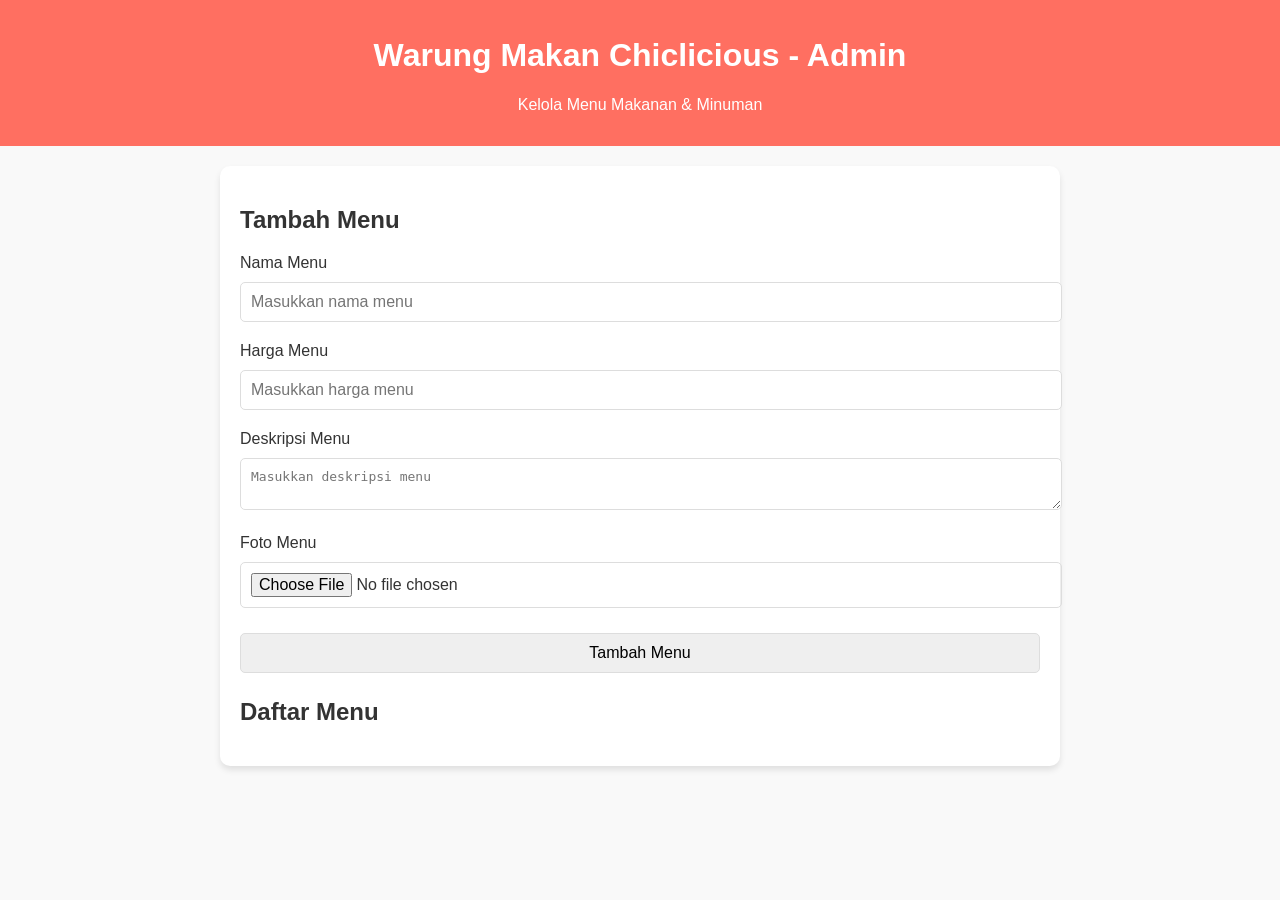
<file: index.html>
<!DOCTYPE html>
<html lang="en">
<head>
    <meta charset="UTF-8">
    <meta name="viewport" content="width=device-width, initial-scale=1.0">
    <title>Warung Makan Chiclicious - Admin</title>
    <style>
        body {
            font-family: Arial, sans-serif;
            margin: 0;
            padding: 0;
            background: #f9f9f9;
            color: #333;
        }
        header {
            background-color: #ff6f61;
            color: white;
            padding: 1em;
            text-align: center;
        }
        .container {
            margin: 20px auto;
            max-width: 800px;
            background: white;
            padding: 20px;
            border-radius: 10px;
            box-shadow: 0 4px 6px rgba(0, 0, 0, 0.1);
        }
        .form-group {
            margin-bottom: 15px;
        }
        .form-group label {
            display: block;
            margin-bottom: 5px;
        }
        .form-group input, .form-group textarea, .form-group button {
            width: 100%;
            padding: 10px;
            margin: 5px 0;
            border: 1px solid #ddd;
            border-radius: 5px;
            font-size: 1em;
        }
        .menu-item {
            border: 1px solid #ddd;
            border-radius: 5px;
            padding: 15px;
            margin: 10px 0;
            display: flex;
            align-items: center;
        }
        .menu-item img {
            width: 80px;
            height: 80px;
            object-fit: cover;
            border-radius: 5px;
            margin-right: 15px;
        }
        .menu-item .content {
            flex: 1;
        }
        .menu-item button {
            background-color: #ff6f61;
            color: white;
            border: none;
            padding: 10px;
            border-radius: 5px;
            cursor: pointer;
        }
        .menu-item button:hover {
            background-color: #ff8b80;
        }
    </style>
</head>
<body>
    <header>
        <h1>Warung Makan Chiclicious - Admin</h1>
        <p>Kelola Menu Makanan & Minuman</p>
    </header>

    <div class="container">
        <h2>Tambah Menu</h2>
        <form id="menuForm">
            <div class="form-group">
                <label for="menuName">Nama Menu</label>
                <input type="text" id="menuName" placeholder="Masukkan nama menu" required>
            </div>
            <div class="form-group">
                <label for="menuPrice">Harga Menu</label>
                <input type="number" id="menuPrice" placeholder="Masukkan harga menu" required>
            </div>
            <div class="form-group">
                <label for="menuDescription">Deskripsi Menu</label>
                <textarea id="menuDescription" placeholder="Masukkan deskripsi menu" required></textarea>
            </div>
            <div class="form-group">
                <label for="menuImage">Foto Menu</label>
                <input type="file" id="menuImage" accept="image/*" required>
            </div>
            <div class="form-group">
                <button type="submit">Tambah Menu</button>
            </div>
        </form>

        <h2>Daftar Menu</h2>
        <div id="menuList"></div>
    </div>

    <script>
        const menuForm = document.getElementById('menuForm');
        const menuList = document.getElementById('menuList');

        menuForm.addEventListener('submit', function (event) {
            event.preventDefault();

            // Ambil data dari form
            const name = document.getElementById('menuName').value;
            const price = document.getElementById('menuPrice').value;
            const description = document.getElementById('menuDescription').value;
            const imageInput = document.getElementById('menuImage');

            if (imageInput.files.length === 0) {
                alert('Silakan unggah foto menu.');
                return;
            }

            const imageFile = imageInput.files[0];
            const imageURL = URL.createObjectURL(imageFile);

            // Buat elemen menu baru
            const menuItem = document.createElement('div');
            menuItem.className = 'menu-item';

            menuItem.innerHTML = `
                <img src="${imageURL}" alt="${name}">
                <div class="content">
                    <h3>${name}</h3>
                    <p>Harga: Rp${price}</p>
                    <p>${description}</p>
                </div>
                <button onclick="this.parentElement.remove()">Hapus</button>
            `;

            // Tambahkan menu baru ke daftar menu
            menuList.appendChild(menuItem);

            // Reset form
            menuForm.reset();
        });
    </script>
</body>
</html>
</file>
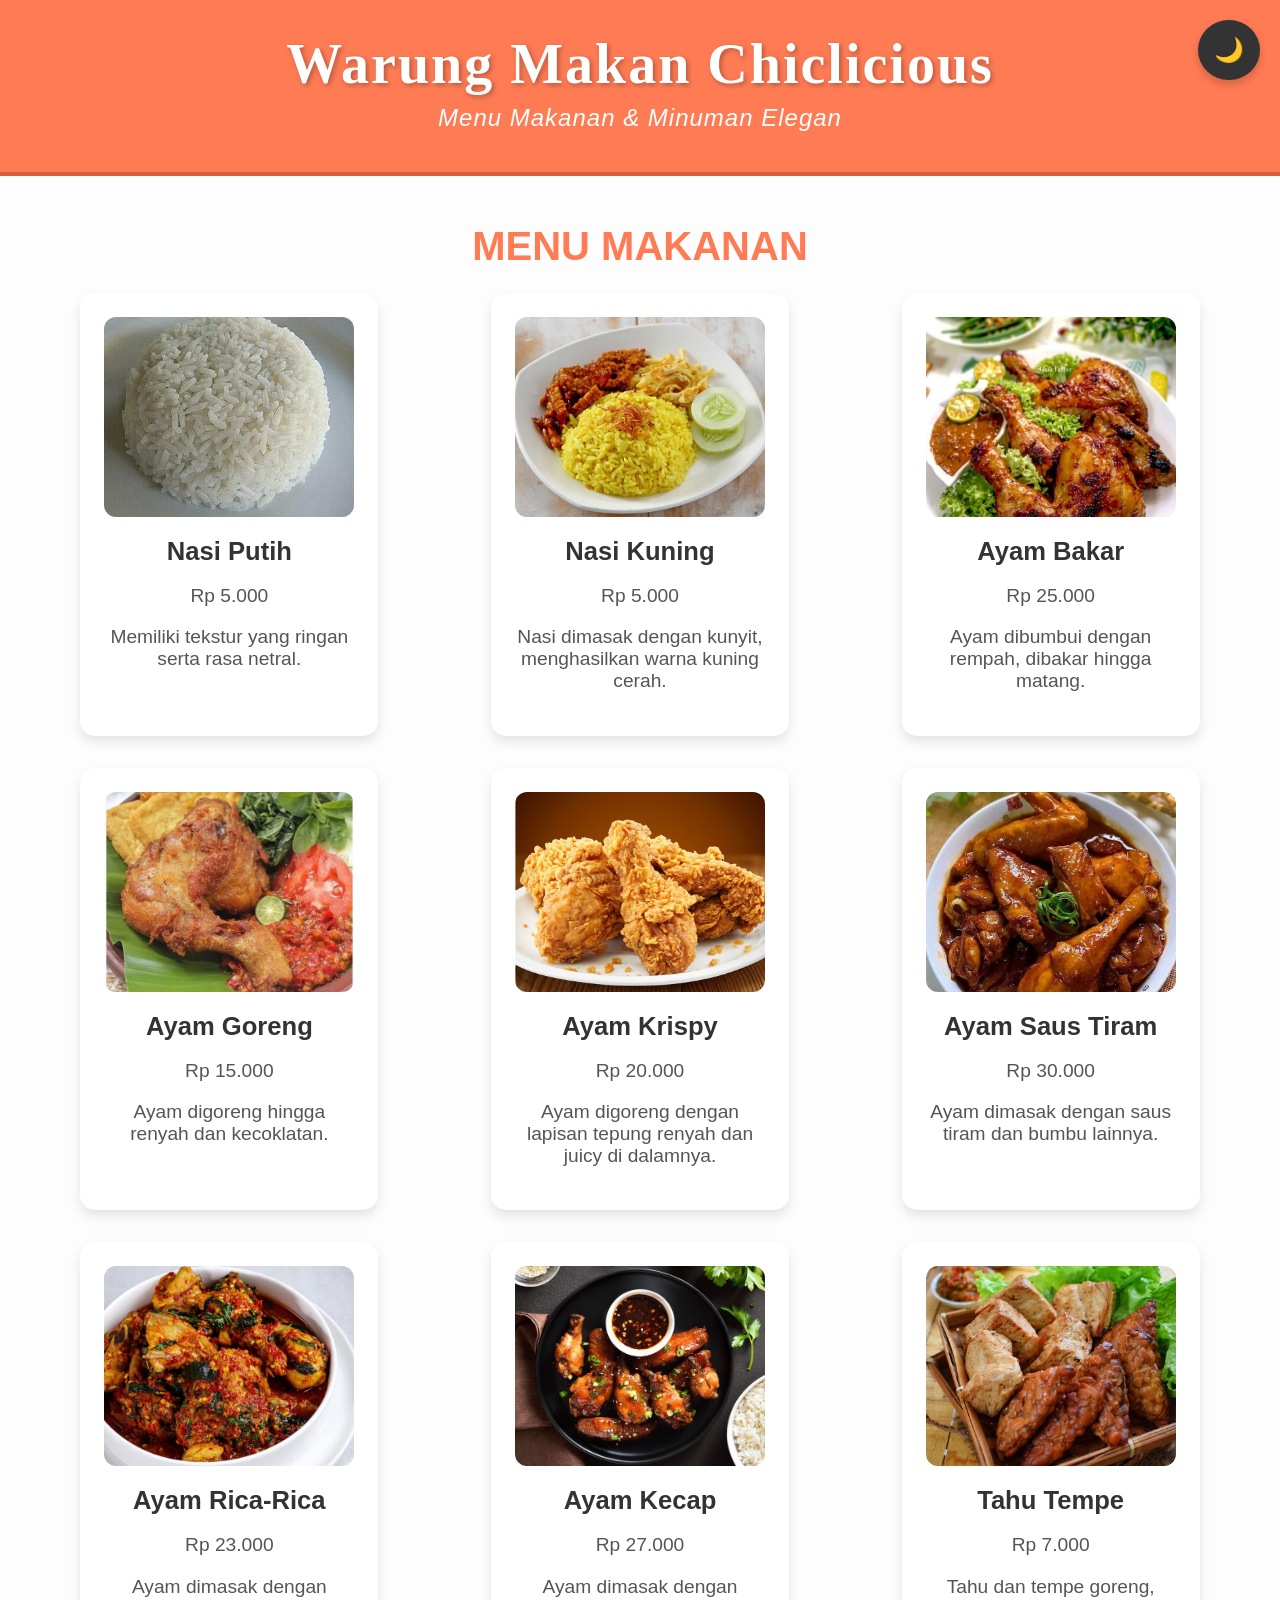
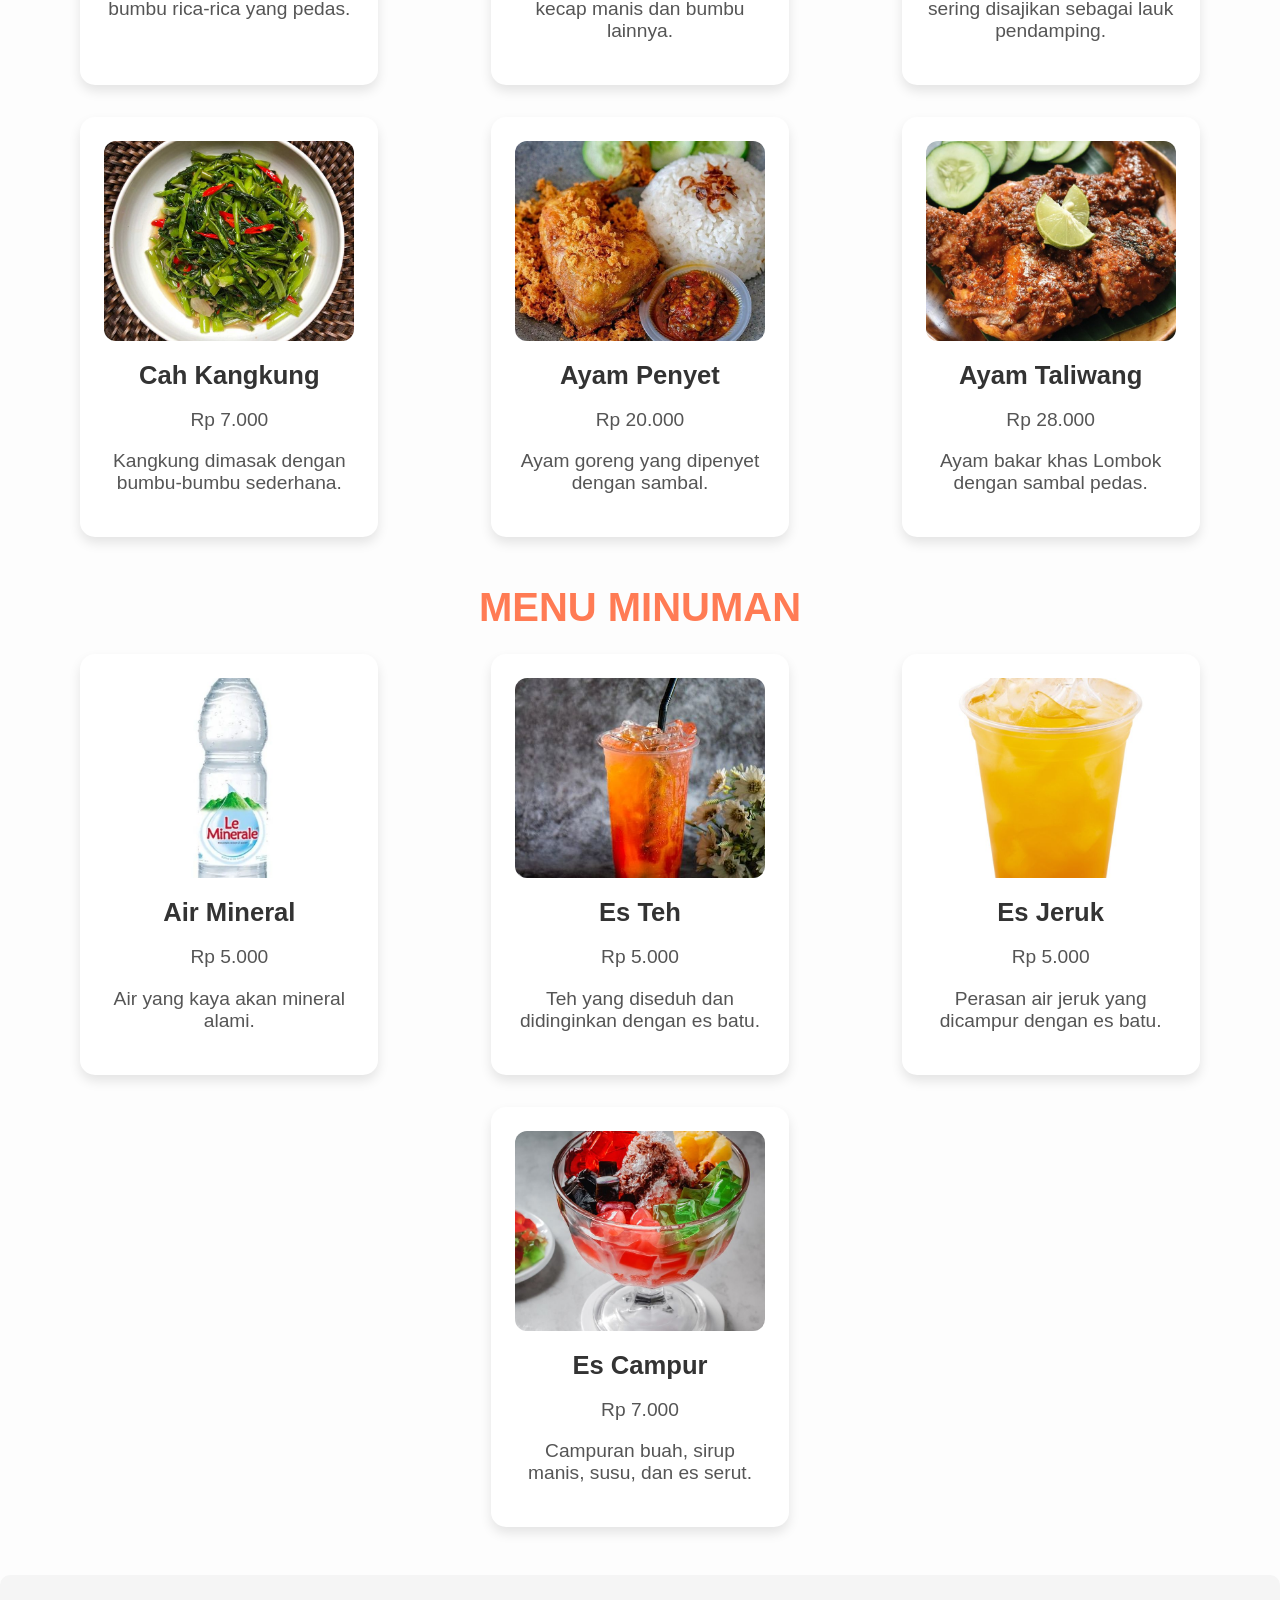
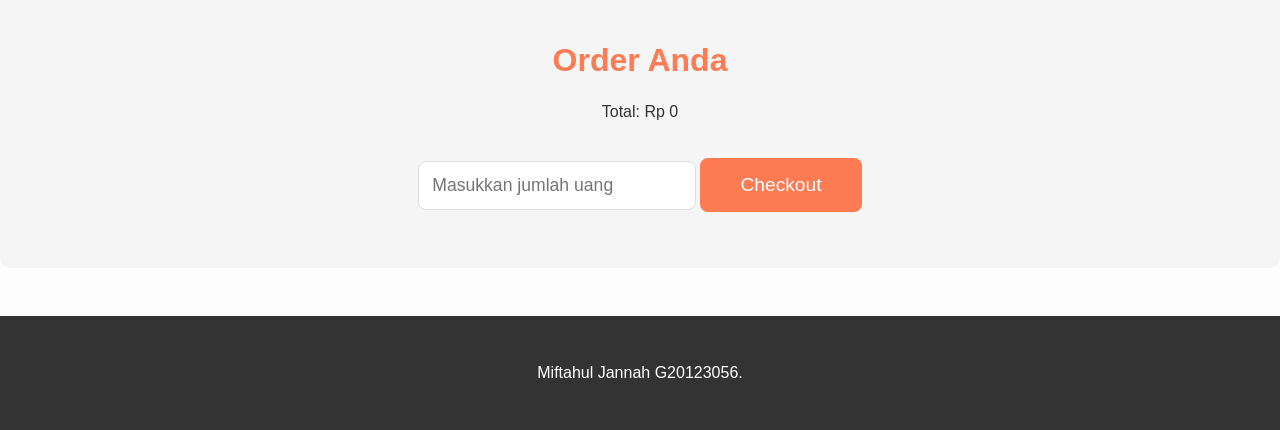
<file: mita/index.html>
<!DOCTYPE html>
<html lang="en">
<head>
    <meta charset="UTF-8">
    <meta name="viewport" content="width=device-width, initial-scale=1.0">
    <title>Miftahul Jannah G20123056</title>
    <link rel="stylesheet" href="style.css">
</head>
<body>
    <header class="header">
        <h1>Warung Makan Chiclicious</h1>
        <p>Menu Makanan & Minuman Elegan</p>
        <button id="themeToggle" class="theme-toggle">🌙</button>
    </header>
    <main>
        <section class="menu-section">
            <h2>Menu Makanan</h2>
            <div class="menu-container">
                <div class="menu-item" onclick="addToOrder('Nasi Putih', 5000)">
                    <img src="image/NASI PUTIH.jpg" alt="Nasi Putih">
                    <h3>Nasi Putih</h3>
                    <p>Rp 5.000</p>
                    <p class="menu-description">Memiliki tekstur yang ringan serta rasa netral.</p>
                </div>
                <div class="menu-item" onclick="addToOrder('Nasi Kuning', 5000)">
                    <img src="image/Nasi Kuning.jpg" alt="Nasi Kuning">
                    <h3>Nasi Kuning</h3>
                    <p>Rp 5.000</p>
                    <p class="menu-description">Nasi dimasak dengan kunyit, menghasilkan warna kuning cerah.</p>
                </div>
                <div class="menu-item" onclick="addToOrder('Ayam Bakar', 25000)">
                    <img src="image/Ayam Bakar.jpg" alt="Ayam Bakar">
                    <h3>Ayam Bakar</h3>
                    <p>Rp 25.000</p>
                    <p class="menu-description">Ayam dibumbui dengan rempah, dibakar hingga matang.</p>
                </div>
                <div class="menu-item" onclick="addToOrder('Ayam Goreng', 15000)">
                    <img src="image/Ayam Goreng.jpg" alt="Ayam Goreng">
                    <h3>Ayam Goreng</h3>
                    <p>Rp 15.000</p>
                    <p class="menu-description">Ayam digoreng hingga renyah dan kecoklatan.</p>
                </div>
                <div class="menu-item" onclick="addToOrder('Ayam Krispy', 20000)">
                    <img src="image/Ayam Crispy.jpg" alt="Ayam Krispy">
                    <h3>Ayam Krispy</h3>
                    <p>Rp 20.000</p>
                    <p class="menu-description">Ayam digoreng dengan lapisan tepung renyah dan juicy di dalamnya.</p>
                </div>
                <div class="menu-item" onclick="addToOrder('Ayam Saus Tiram', 30000)">
                    <img src="image/Ayam saus Tiram.jpg" alt="Ayam Saus Tiram">
                    <h3>Ayam Saus Tiram</h3>
                    <p>Rp 30.000</p>
                    <p class="menu-description">Ayam dimasak dengan saus tiram dan bumbu lainnya.</p>
                </div>
                <div class="menu-item" onclick="addToOrder('Ayam Rica-Rica', 23000)">
                    <img src="image/Ayam rica Rica.jpg" alt="Ayam Rica-Rica">
                    <h3>Ayam Rica-Rica</h3>
                    <p>Rp 23.000</p>
                    <p class="menu-description">Ayam dimasak dengan bumbu rica-rica yang pedas.</p>
                </div>
                <div class="menu-item" onclick="addToOrder('Ayam Kecap', 27000)">
                    <img src="image/Ayam kecap.jpg" alt="Ayam Kecap">
                    <h3>Ayam Kecap</h3>
                    <p>Rp 27.000</p>
                    <p class="menu-description">Ayam dimasak dengan kecap manis dan bumbu lainnya.</p>
                </div>
                <div class="menu-item" onclick="addToOrder('Tahu Tempe', 7000)">
                    <img src="image/tahu tempe.jpg" alt="Tahu Tempe">
                    <h3>Tahu Tempe</h3>
                    <p>Rp 7.000</p>
                    <p class="menu-description">Tahu dan tempe goreng, sering disajikan sebagai lauk pendamping.</p>
                </div>
                <div class="menu-item" onclick="addToOrder('Cah Kangkung', 7000)">
                    <img src="image/kangkung.jpg" alt="Cah Kangkung">
                    <h3>Cah Kangkung</h3>
                    <p>Rp 7.000</p>
                    <p class="menu-description">Kangkung dimasak dengan bumbu-bumbu sederhana.</p>
                </div>
                <div class="menu-item" onclick="addToOrder('Ayam Penyet', 20000)">
                    <img src="image/ayam penyet.jpg" alt="Ayam Penyet">
                    <h3>Ayam Penyet</h3>
                    <p>Rp 20.000</p>
                    <p class="menu-description">Ayam goreng yang dipenyet dengan sambal.</p>
                </div>
                <div class="menu-item" onclick="addToOrder('Ayam Taliwang', 28000)">
                    <img src="image/ayam taliwang.jpg" alt="Ayam Taliwang">
                    <h3>Ayam Taliwang</h3>
                    <p>Rp 28.000</p>
                    <p class="menu-description">Ayam bakar khas Lombok dengan sambal pedas.</p>
                </div>
            </div>
        </section>

        <section class="menu-section">
            <h2>Menu Minuman</h2>
            <div class="menu-container">
                <div class="menu-item" onclick="addToOrder('Air Mineral', 5000)">
                    <img src="image/le minarale.jpg" alt="Air Mineral">
                    <h3>Air Mineral</h3>
                    <p>Rp 5.000</p>
                    <p class="menu-description">Air yang kaya akan mineral alami.</p>
                </div>
                <div class="menu-item" onclick="addToOrder('Es Teh', 5000)">
                    <img src="image/teh.jpg" alt="Es Teh">
                    <h3>Es Teh</h3>
                    <p>Rp 5.000</p>
                    <p class="menu-description">Teh yang diseduh dan didinginkan dengan es batu.</p>
                </div>
                <div class="menu-item" onclick="addToOrder('Es Jeruk', 5000)">
                    <img src="image/es jeruk.jpg" alt="Es Jeruk">
                    <h3>Es Jeruk</h3>
                    <p>Rp 5.000</p>
                    <p class="menu-description">Perasan air jeruk yang dicampur dengan es batu.</p>
                </div>
                <div class="menu-item" onclick="addToOrder('Es Campur', 7000)">
                    <img src="image/Es Campur.jpg" alt="Es Campur">
                    <h3>Es Campur</h3>
                    <p>Rp 7.000</p>
                    <p class="menu-description">Campuran buah, sirup manis, susu, dan es serut.</p>
                </div>
            </div>
        </section>

        <section class="order-section">
            <h2>Order Anda</h2>
            <ul id="orderList"></ul>
            <p id="totalPrice">Total: Rp 0</p>
            <input type="number" id="payment" placeholder="Masukkan jumlah uang" />
            <button onclick="checkout()">Checkout</button>
            <p id="thankYouMessage"></p>
        </section>
    </main>

    <footer class="footer">
        <p>Miftahul Jannah G20123056.</p>
    </footer>

    <script src="script.js"></script>
</body>
</html>
</file>
<file: mita/style.css>
body {
    font-family: 'Poppins', sans-serif;
    margin: 0;
    padding: 0;
    box-sizing: border-box;
    background-color: #fdfdfd;
    color: #333;
    transition: background-color 0.3s, color 0.3s;
}

body.dark {
    background-color: #1e1e1e;
    color: #f5f5f5;
}


.header {
    background-color: #ff7b54;
    color: white;
    text-align: center;
    padding: 2rem 0;
    position: relative;
    border-bottom: 4px solid #d45f39;
}

.header h1 {
    margin: 0;
    font-size: 3.5rem;
    font-weight: bold;
    letter-spacing: 2px;
    text-shadow: 2px 2px 5px rgba(0, 0, 0, 0.3);
    font-family: 'Playfair Display', serif; /* Elegan font */
}

.header p {
    margin: 0.5rem 0;
    font-size: 1.5rem;
    font-style: italic;
    letter-spacing: 1px;
}


.theme-toggle {
    position: absolute;
    top: 20px;
    right: 20px;
    padding: 1rem;
    border: none;
    border-radius: 50%;
    background-color: #333;
    color: white;
    cursor: pointer;
    font-size: 1.5rem;
    box-shadow: 0px 4px 8px rgba(0, 0, 0, 0.2);
    transition: background-color 0.3s, transform 0.3s;
}

.theme-toggle:hover {
    background-color: #444;
    transform: scale(1.2);
}

.theme-toggle:focus {
    outline: none;
}

/* Menu Section */
.menu-section {
    max-width: 1200px;
    margin: 3rem auto;
    text-align: center;
}

.menu-section h2 {
    font-size: 2.5rem;
    margin-bottom: 1.5rem;
    font-weight: bold;
    text-transform: uppercase;
    color: #ff7b54;
}

.menu-container {
    display: flex;
    flex-wrap: wrap;
    justify-content: space-around;
    gap: 2rem;
}

.menu-item {
    background: #fff;
    border-radius: 15px;
    padding: 1.5rem;
    text-align: center;
    box-shadow: 0 6px 12px rgba(0, 0, 0, 0.1);
    cursor: pointer;
    transition: transform 0.3s, box-shadow 0.3s, background-color 0.3s;
    width: 250px;
    position: relative;
}

.menu-item:hover {
    transform: translateY(-5px);
    box-shadow: 0 8px 16px rgba(0, 0, 0, 0.2);
}

.menu-item img {
    width: 100%;
    height: 200px;
    object-fit: cover; 
    border-radius: 12px;
    transition: transform 0.3s;
}

.menu-item img:hover {
    transform: scale(1.1);
}

.menu-item h3 {
    font-size: 1.6rem;
    margin: 1rem 0;
    font-weight: 600;
}

.menu-item p {
    font-size: 1.2rem;
    color: #555;
}

.menu-description {
    font-size: 1rem;
    color: #777;
    margin-top: 10px;
}

/* Order Section */
.order-section {
    text-align: center;
    padding: 2.5rem;
    background-color: #f5f5f5;
    margin-top: 2.5rem;
    border-radius: 10px;
}

.order-section h2 {
    font-size: 2rem;
    margin-bottom: 1.5rem;
    font-weight: bold;
    color: #ff7b54;
}

.order-section ul {
    list-style: none;
    padding: 0;
    margin-bottom: 1.5rem;
    font-size: 1.2rem;
}

.order-section input {
    padding: 0.8rem;
    font-size: 1.1rem;
    margin-top: 1.5rem;
    width: 250px;
    border-radius: 8px;
    border: 1px solid #ddd;
    transition: border-color 0.3s;
}

.order-section input:focus {
    border-color: #ff7b54;
    outline: none;
}

.order-section button {
    padding: 1rem 2.5rem;
    background-color: #ff7b54;
    color: white;
    border: none;
    cursor: pointer;
    font-size: 1.2rem;
    border-radius: 8px;
    transition: background-color 0.3s, transform 0.3s;
}

.order-section button:hover {
    background-color: #e6644f;
    transform: scale(1.05);
}

/* Footer */
.footer {
    background-color: #333;
    color: white;
    text-align: center;
    padding: 2rem 0;
    margin-top: 3rem;
}


body.dark .header {
    background-color: #333;
    color: #f5f5f5;
    border-bottom: 4px solid #ff7b54;
}

body.dark .menu-item {
    background: #333;
    color: #f5f5f5;
}

body.dark .menu-item:hover {
    background-color: #444;
    box-shadow: 0 6px 12px rgba(0, 0, 0, 0.3);
}

body.dark .theme-toggle {
    background-color: #f5f5f5;
    color: #333;
}

body.dark .order-section {
    background-color: #444;
}

body.dark .order-section button {
    background-color: #ff7b54;
    color: #333;
}


body.dark .menu-description {
    color: #bbb;
}

body.dark .footer {
    background-color: #111;
}


body.dark .order-section h2 {
    color: #ff7b54;
}

body.dark .footer h2 {
    color: #ff7b54;
}
</file>
